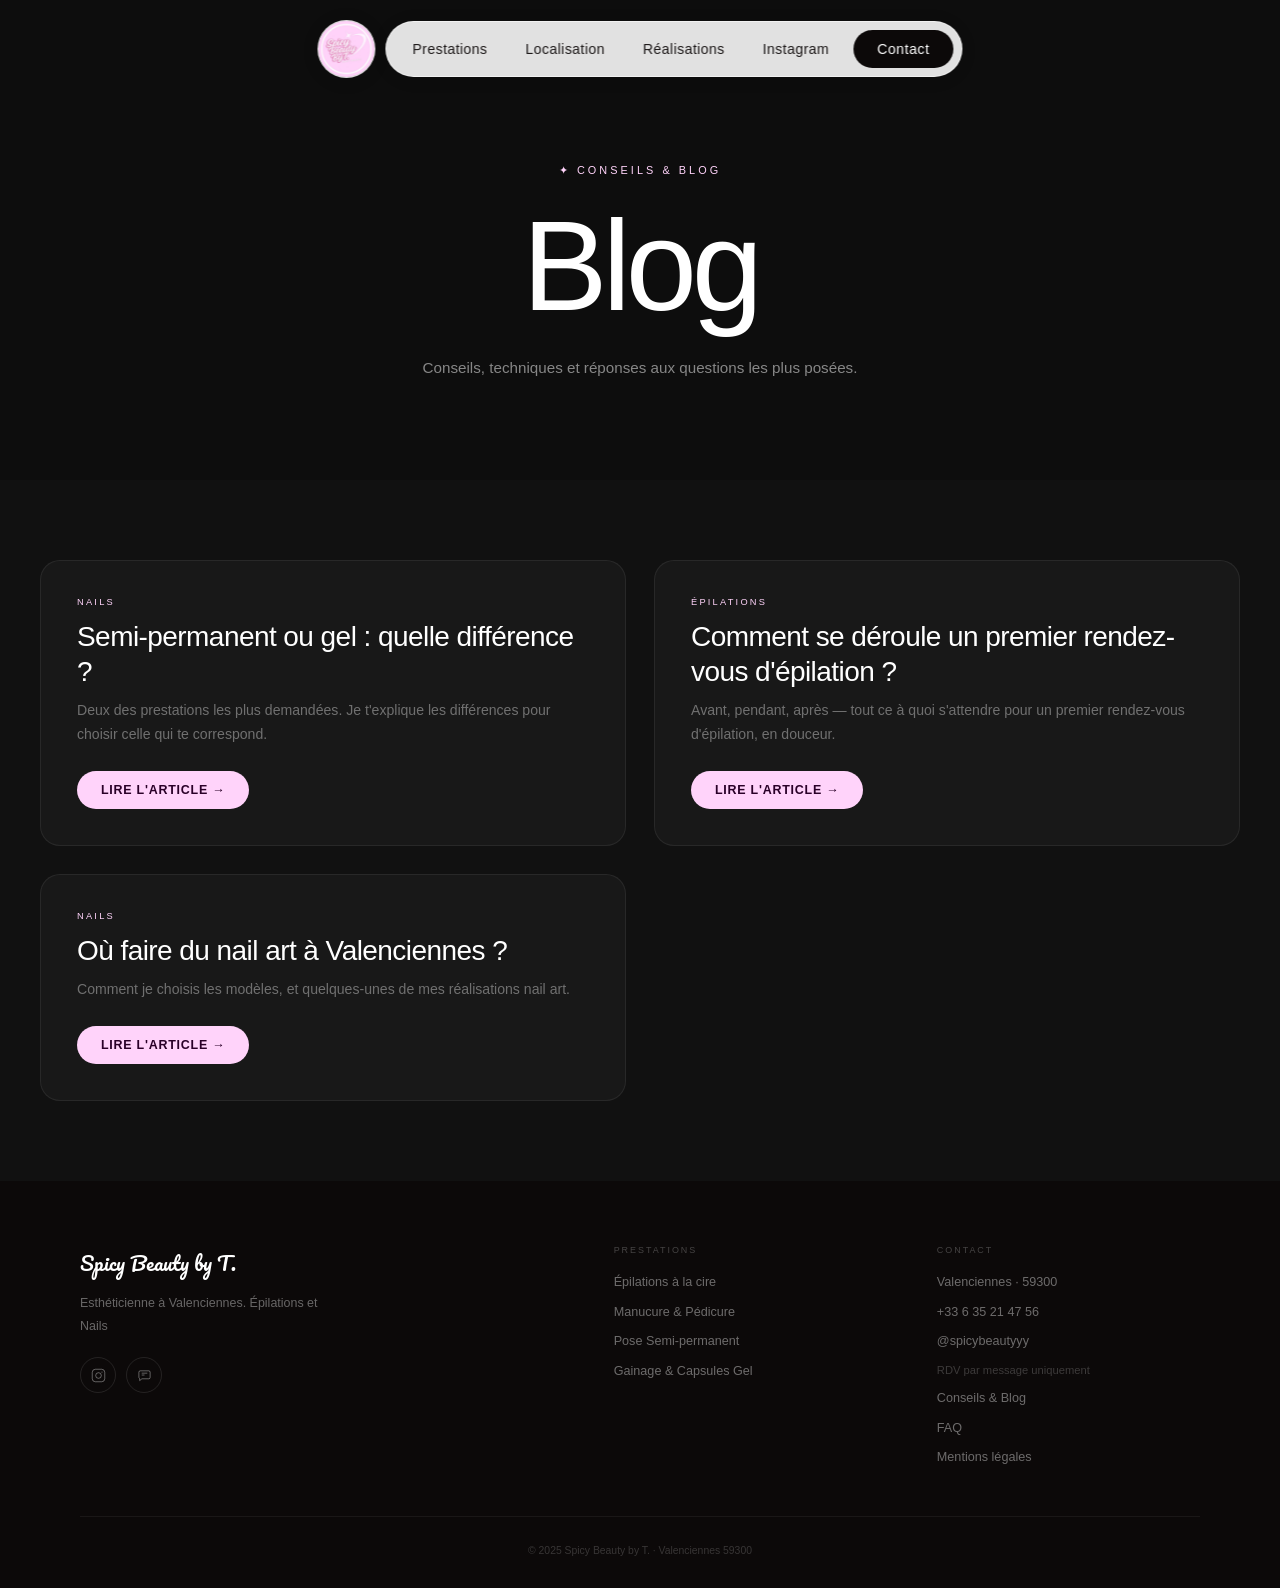
<file: blog.html>
<!DOCTYPE html>
<html lang="fr">
<head>
  <meta charset="UTF-8">
  <link rel="icon" type="image/jpeg" href="images/logo-spicy-beauty-by-t.jpg">
  <link rel="apple-touch-icon" href="images/logo-spicy-beauty-by-t.jpg">
  <meta name="viewport" content="width=device-width, initial-scale=1.0, maximum-scale=1.0, user-scalable=no">
  <title>Blog | Conseils Esthéticienne Valenciennes | Spicy Beauty by T.</title>
  <meta name="description" content="Conseils beauté, épilation, nails et soins par Spicy Beauty by T., esthéticienne à Valenciennes (59300). Articles courts, pratiques et honnêtes.">
  <link rel="canonical" href="https://www.spicybeautybyt.com/blog.html">

  <!-- SEO Local -->
  <script type="application/ld+json">
  {
    "@context": "https://schema.org",
    "@type": "BeautySalon",
    "name": "Spicy Beauty by T.",
    "address": {
      "@type": "PostalAddress",
      "addressLocality": "Valenciennes",
      "postalCode": "59300",
      "addressCountry": "FR"
    },
    "telephone": "+33635214756",
    "url": "https://www.spicybeautybyt.com",
    "sameAs": ["https://www.instagram.com/spicybeautyyy/"]
  }
  </script>

  <!-- Fonts -->
  <link rel="preconnect" href="https://fonts.googleapis.com">
  <link rel="preconnect" href="https://fonts.gstatic.com" crossorigin>
  <link href="https://fonts.googleapis.com/css2?family=Pacifico&display=swap" rel="stylesheet">

  <!-- Styles -->
  <link rel="stylesheet" href="style.css">

  <style>
    .nav-pill-cta { background: var(--noir) !important; color: var(--blanc) !important; }

    /* ─── BLOG LISTING ─── */
    .blog-hero {
      background: #0D0D0D;
      padding: 160px 24px 100px;
      text-align: center;
      color: #fff;
    }
    .blog-hero-eyebrow {
      display: inline-block;
      font-size: .68rem;
      letter-spacing: .28em;
      text-transform: uppercase;
      color: var(--rose);
      margin-bottom: 28px;
    }
    .blog-hero-title {
      font-family: var(--hv);
      font-size: clamp(3.2rem, 10vw, 8rem);
      font-weight: 200;
      letter-spacing: -.04em;
      line-height: .95;
      color: #fff;
      margin: 0 0 28px;
    }
    .blog-hero-sub {
      font-size: .95rem;
      font-weight: 300;
      color: rgba(255,255,255,.5);
      max-width: 520px;
      margin: 0 auto;
      line-height: 1.7;
    }

    .blog-listing {
      background: #111;
      padding: 80px 24px;
    }
    .blog-grid {
      max-width: 1200px;
      margin: 0 auto;
      display: grid;
      grid-template-columns: repeat(2, 1fr);
      gap: 28px;
    }
    .blog-card {
      background: rgba(255,255,255,0.03);
      border: 1px solid rgba(255,255,255,0.07);
      border-radius: 20px;
      padding: 36px;
      display: flex;
      flex-direction: column;
      transition: background .3s ease, border-color .3s ease, transform .3s ease;
    }
    .blog-card:hover {
      background: rgba(255,255,255,0.05);
      border-color: rgba(255,211,250,0.18);
      transform: translateY(-2px);
    }
    .blog-card-tag {
      font-size: .58rem;
      letter-spacing: .24em;
      text-transform: uppercase;
      color: var(--rose);
      font-weight: 500;
    }
    .blog-card-title {
      font-family: var(--hv);
      font-size: clamp(1.3rem, 2.5vw, 1.75rem);
      font-weight: 300;
      color: #fff;
      letter-spacing: -.02em;
      line-height: 1.25;
      margin: 12px 0 0;
    }
    .blog-card-desc {
      font-size: .88rem;
      font-weight: 300;
      color: rgba(255,255,255,0.38);
      line-height: 1.7;
      margin: 10px 0 0;
      flex-grow: 1;
    }
    .blog-card-cta {
      align-self: flex-start;
      background: var(--rose);
      color: #2a0028;
      font-family: var(--hv);
      font-weight: 700;
      font-size: .78rem;
      letter-spacing: .06em;
      text-transform: uppercase;
      padding: 12px 24px;
      border-radius: 999px;
      text-decoration: none;
      margin-top: 24px;
      transition: background .25s ease, transform .25s ease;
    }
    .blog-card-cta:hover {
      background: var(--rose-pale);
      transform: translateY(-1px);
    }

    @media (max-width: 768px) {
      .blog-hero { padding: 130px 20px 70px; }
      .blog-listing { padding: 50px 18px; }
      .blog-grid { grid-template-columns: 1fr; gap: 18px; }
      .blog-card { padding: 28px; }
    }
  </style>
</head>
<body>

<!-- NAV -->
<div class="nav-wrap">
  <a href="index.html" class="nav-logo-btn" aria-label="Spicy Beauty by T.">
    <img src="images/logo-spicy-beauty-by-t.jpg" alt="Logo">
  </a>
  <nav class="nav-pill" id="navPill">
    <a href="index.html#services">Prestations</a>
    <a href="index.html#localisation">Localisation</a>
    <a href="index.html#galerie">Réalisations</a>
    <a href="https://www.instagram.com/spicybeautyyy/" target="_blank" rel="noopener">Instagram</a>
    <button class="nav-pill-cta" onclick="openPopup()">Contact</button>
  </nav>
  <button class="hamburger" id="hbg" aria-label="Menu">
    <span></span><span></span><span></span>
  </button>
</div>

<nav class="drawer" id="drawer" aria-hidden="true">
  <a href="index.html#services">Prestations</a>
  <a href="index.html#localisation">Localisation</a>
  <a href="index.html#galerie">Réalisations</a>
  <a href="https://www.instagram.com/spicybeautyyy/" target="_blank" rel="noopener">Instagram</a>
  <a href="sms:+33635214756">Contact</a>
</nav>


<!-- HERO BLOG -->
<section class="blog-hero">
  <span class="blog-hero-eyebrow">✦ Conseils & Blog</span>
  <h1 class="blog-hero-title">Blog</h1>
  <p class="blog-hero-sub">Conseils, techniques et réponses aux questions les plus posées.</p>
</section>


<!-- LISTING ARTICLES -->
<section class="blog-listing">
  <div class="blog-grid">

    <article class="blog-card">
      <span class="blog-card-tag">Nails</span>
      <h2 class="blog-card-title">Semi-permanent ou gel : quelle différence ?</h2>
      <p class="blog-card-desc">Deux des prestations les plus demandées. Je t'explique les différences pour choisir celle qui te correspond.</p>
      <a href="blog/semi-permanent-ou-gel-quelle-difference.html" class="blog-card-cta">Lire l'article →</a>
    </article>

    <article class="blog-card">
      <span class="blog-card-tag">Épilations</span>
      <h2 class="blog-card-title">Comment se déroule un premier rendez-vous d'épilation ?</h2>
      <p class="blog-card-desc">Avant, pendant, après — tout ce à quoi s'attendre pour un premier rendez-vous d'épilation, en douceur.</p>
      <a href="blog/premier-rendez-vous-epilation.html" class="blog-card-cta">Lire l'article →</a>
    </article>

    <article class="blog-card">
      <span class="blog-card-tag">Nails</span>
      <h2 class="blog-card-title">Où faire du nail art à Valenciennes ?</h2>
      <p class="blog-card-desc">Comment je choisis les modèles, et quelques-unes de mes réalisations nail art.</p>
      <a href="blog/nail-art-valenciennes.html" class="blog-card-cta">Lire l'article →</a>
    </article>

  </div>
</section>


<!-- FOOTER -->
<footer class="footer">
  <div class="footer-grid">
    <div>
      <div class="f-name">Spicy Beauty by T.</div>
      <p class="f-desc">Esthéticienne à Valenciennes. Épilations et Nails</p>
      <div class="fsocs">
        <a href="https://www.instagram.com/spicybeautyyy/" target="_blank" rel="noopener" class="fsoc" aria-label="Instagram">
          <svg viewBox="0 0 24 24" fill="none" stroke="currentColor" stroke-width="1.5">
            <rect x="2" y="2" width="20" height="20" rx="5"/>
            <circle cx="12" cy="12" r="4.5"/>
            <circle cx="17.5" cy="6.5" r="1" fill="currentColor" stroke="none"/>
          </svg>
        </a>
        <a href="sms:+33635214756" class="fsoc" aria-label="SMS">
          <svg viewBox="0 0 24 24" fill="none" stroke="currentColor" stroke-width="1.5">
            <path d="M7.5 8.25h9m-9 3H12m-9 3.75v-8.25A2.25 2.25 0 015.25 4.5h13.5A2.25 2.25 0 0121 6.75v8.25a2.25 2.25 0 01-2.25 2.25H7.907l-3.657 2.923V17.25z"/>
          </svg>
        </a>
      </div>
    </div>

    <div class="f-col">
      <div class="f-col-title">Prestations</div>
      <ul>
        <li>Épilations à la cire</li>
        <li>Manucure & Pédicure</li>
        <li>Pose Semi-permanent</li>
        <li>Gainage & Capsules Gel</li>
      </ul>
    </div>

    <div class="f-col">
      <div class="f-col-title">Contact</div>
      <ul>
        <li>Valenciennes · 59300</li>
        <li><a href="sms:+33635214756">+33 6 35 21 47 56</a></li>
        <li><a href="https://www.instagram.com/spicybeautyyy/" target="_blank" rel="noopener">@spicybeautyyy</a></li>
        <li style="font-size:.7rem;color:rgba(255,255,255,.2)">RDV par message uniquement</li>
        <li><a href="blog.html">Conseils & Blog</a></li>
        <li><a href="questions-frequentes.html">FAQ</a></li>
        <li><a href="/mentions-legales">Mentions légales</a></li>
      </ul>
    </div>
  </div>

  <div class="f-bottom">
    © 2025 Spicy Beauty by T. · Valenciennes 59300
  </div>
</footer>

<!-- POPUP CONTACT -->
<div class="overlay" id="overlay" onclick="outClick(event)" role="dialog" aria-modal="true">
  <div class="popup">
    <button class="popup-x" onclick="closePopup()" aria-label="Fermer">×</button>
    <p class="popup-tag">✦ Spicy Beauty by T.</p>
    <h2 class="popup-titre">Prendre contact</h2>
    <p class="popup-note">
      Prise de rendez-vous <strong>uniquement par message</strong> —
      SMS ou Instagram. Pas d'appel téléphonique.
    </p>
    <a href="tel:+33635214756" class="popup-tel">+33 6 35 21 47 56</a>
    <div class="popup-sep"><span>Prendre rendez-vous</span></div>
    <div class="popup-rdv">
      <a href="sms:+33635214756" class="popup-btn">
        <svg viewBox="0 0 24 24" fill="none" stroke="currentColor" stroke-width="1.5">
          <path d="M7.5 8.25h9m-9 3H12m-9 3.75v-8.25A2.25 2.25 0 015.25 4.5h13.5A2.25 2.25 0 0121 6.75v8.25a2.25 2.25 0 01-2.25 2.25H7.907l-3.657 2.923V17.25z"/>
        </svg>
        Envoyer un SMS
      </a>
      <a href="https://www.instagram.com/spicybeautyyy/" target="_blank" rel="noopener" class="popup-btn">
        <svg viewBox="0 0 24 24" fill="none" stroke="currentColor" stroke-width="1.5">
          <rect x="2" y="2" width="20" height="20" rx="5"/>
          <circle cx="12" cy="12" r="4.5"/>
          <circle cx="17.5" cy="6.5" r="1" fill="currentColor" stroke="none"/>
        </svg>
        Message Instagram · @spicybeautyyy
      </a>
    </div>
  </div>
</div>

<script src="script.js"></script>
</body>
</html>
</file>
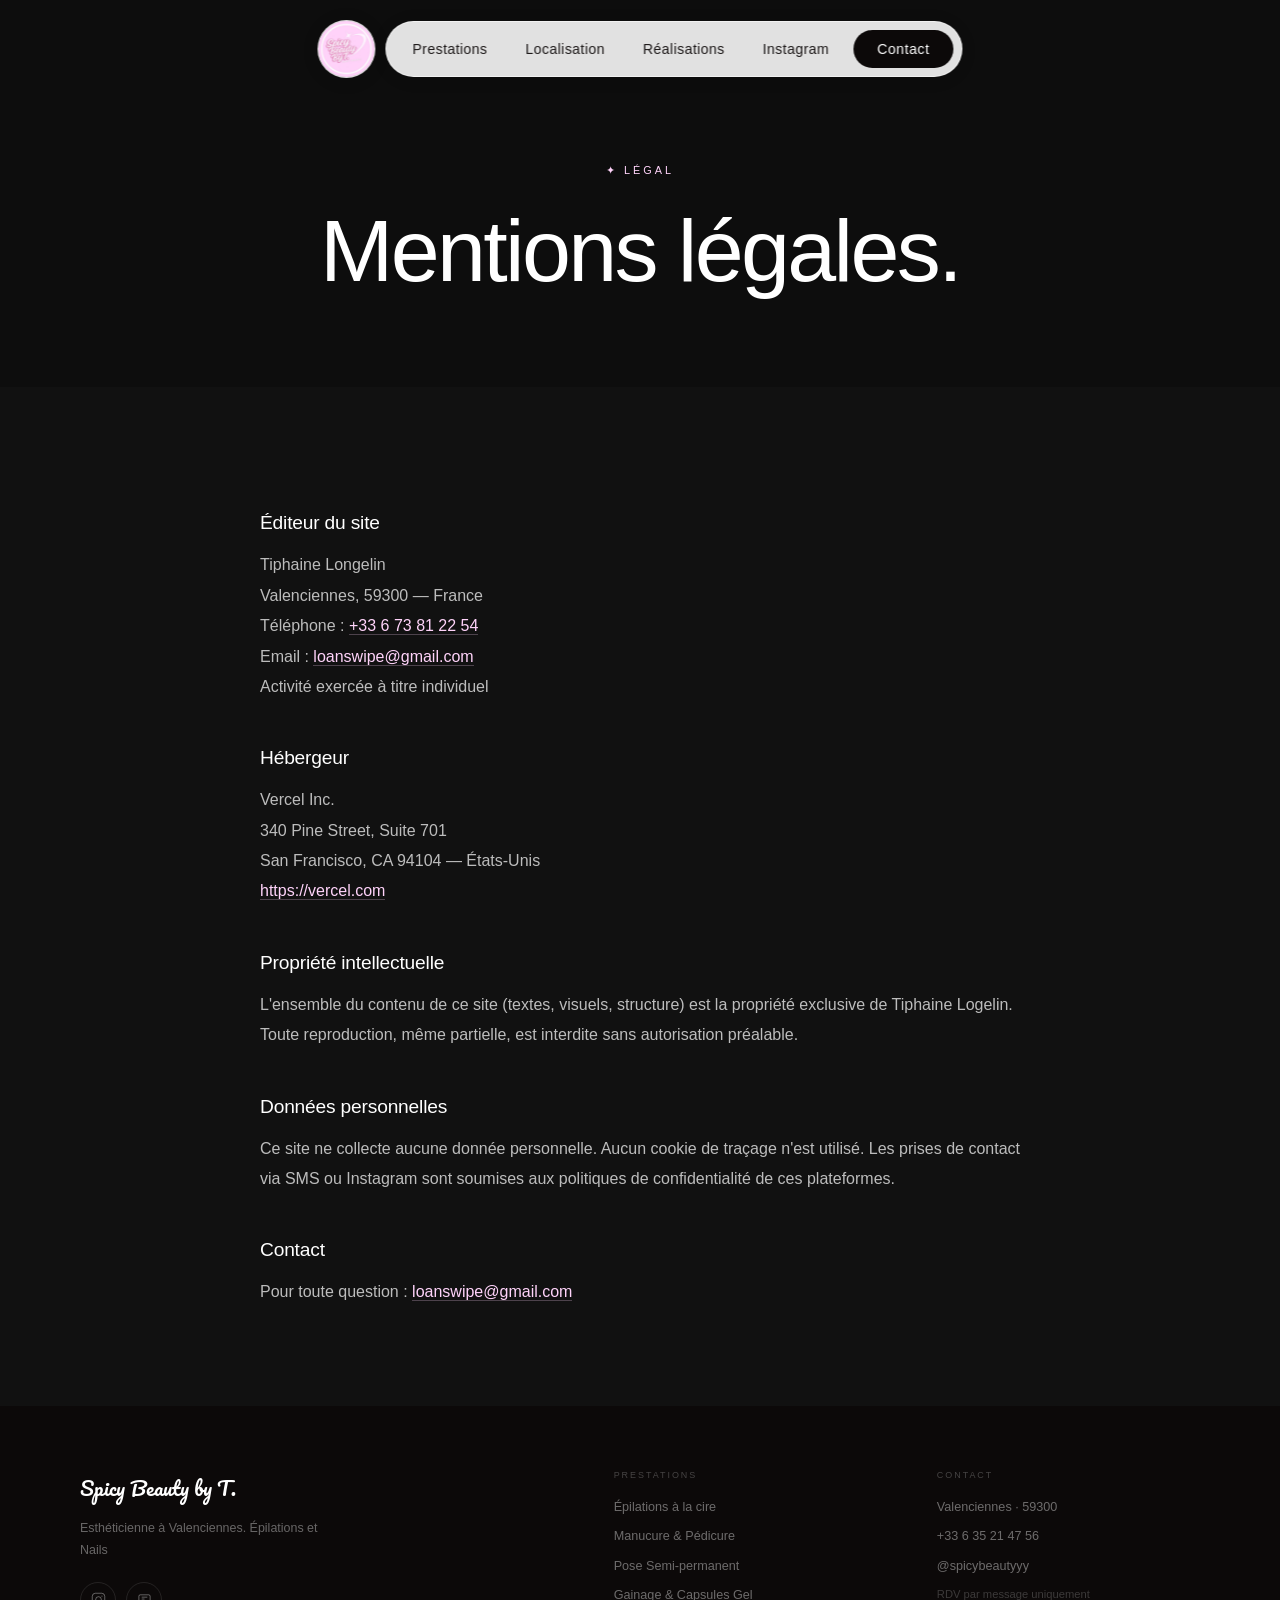
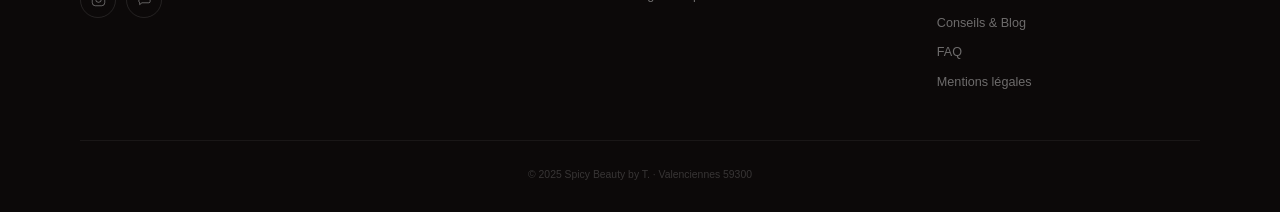
<file: mentions-legales.html>
<!DOCTYPE html>
<html lang="fr">
<head>
  <meta charset="UTF-8">
  <link rel="icon" type="image/jpeg" href="images/logo-spicy-beauty-by-t.jpg">
  <link rel="apple-touch-icon" href="images/logo-spicy-beauty-by-t.jpg">
  <meta name="viewport" content="width=device-width, initial-scale=1.0, maximum-scale=1.0, user-scalable=no">
  <title>Mentions légales | Spicy Beauty by T.</title>
  <meta name="robots" content="noindex">
  <link rel="canonical" href="https://www.spicybeautybyt.com/mentions-legales">

  <!-- Fonts -->
  <link rel="preconnect" href="https://fonts.googleapis.com">
  <link rel="preconnect" href="https://fonts.gstatic.com" crossorigin>
  <link href="https://fonts.googleapis.com/css2?family=Pacifico&display=swap" rel="stylesheet">

  <!-- Styles -->
  <link rel="stylesheet" href="style.css">

  <style>
    .nav-pill-cta { background: var(--noir) !important; color: var(--blanc) !important; }

    .legal-hero {
      background: #0D0D0D;
      padding: 160px 24px 90px;
      text-align: center;
      color: #fff;
    }
    .legal-eyebrow {
      display: inline-block;
      font-size: .68rem;
      letter-spacing: .28em;
      text-transform: uppercase;
      color: var(--rose);
      margin-bottom: 28px;
    }
    .legal-title {
      font-family: var(--hv);
      font-size: clamp(2.6rem, 7vw, 5.5rem);
      font-weight: 200;
      letter-spacing: -.03em;
      line-height: 1.05;
      color: #fff;
      margin: 0;
    }

    .legal-body {
      background: #111;
      padding: 80px 24px;
    }
    .legal-content {
      max-width: 760px;
      margin: 0 auto;
      font-family: var(--hv);
      font-size: 1rem;
      font-weight: 300;
      color: rgba(255,255,255,0.72);
      line-height: 1.9;
    }
    .legal-content p { margin: 0 0 18px; }
    .legal-content h2 {
      font-family: var(--hv);
      font-size: 1.2rem;
      font-weight: 400;
      color: #fff;
      letter-spacing: -.01em;
      margin: 44px 0 14px;
      line-height: 1.3;
    }
    .legal-content a {
      color: var(--rose);
      text-decoration: none;
      border-bottom: 1px solid rgba(255,211,250,0.25);
      transition: border-color .25s ease;
    }
    .legal-content a:hover { border-color: var(--rose); }

    @media (max-width: 768px) {
      .legal-hero { padding: 130px 20px 60px; }
      .legal-body { padding: 50px 20px; }
    }
  </style>
</head>
<body>

<!-- NAV -->
<div class="nav-wrap">
  <a href="index.html" class="nav-logo-btn" aria-label="Spicy Beauty by T.">
    <img src="images/logo-spicy-beauty-by-t.jpg" alt="Logo">
  </a>
  <nav class="nav-pill" id="navPill">
    <a href="index.html#services">Prestations</a>
    <a href="index.html#localisation">Localisation</a>
    <a href="index.html#galerie">Réalisations</a>
    <a href="https://www.instagram.com/spicybeautyyy/" target="_blank" rel="noopener">Instagram</a>
    <button class="nav-pill-cta" onclick="openPopup()">Contact</button>
  </nav>
  <button class="hamburger" id="hbg" aria-label="Menu">
    <span></span><span></span><span></span>
  </button>
</div>

<nav class="drawer" id="drawer" aria-hidden="true">
  <a href="index.html#services">Prestations</a>
  <a href="index.html#localisation">Localisation</a>
  <a href="index.html#galerie">Réalisations</a>
  <a href="https://www.instagram.com/spicybeautyyy/" target="_blank" rel="noopener">Instagram</a>
  <a href="sms:+33635214756">Contact</a>
</nav>


<!-- HERO -->
<section class="legal-hero">
  <span class="legal-eyebrow">✦ Légal</span>
  <h1 class="legal-title">Mentions légales.</h1>
</section>


<!-- CORPS -->
<section class="legal-body">
  <div class="legal-content">

    <h2>Éditeur du site</h2>
    <p>
      Tiphaine Longelin<br>
      Valenciennes, 59300 — France<br>
      Téléphone : <a href="tel:+33673812254">+33 6 73 81 22 54</a><br>
      Email : <a href="mailto:loanswipe@gmail.com">loanswipe@gmail.com</a><br>
      Activité exercée à titre individuel
    </p>

    <h2>Hébergeur</h2>
    <p>
      Vercel Inc.<br>
      340 Pine Street, Suite 701<br>
      San Francisco, CA 94104 — États-Unis<br>
      <a href="https://vercel.com" target="_blank" rel="noopener">https://vercel.com</a>
    </p>

    <h2>Propriété intellectuelle</h2>
    <p>L'ensemble du contenu de ce site (textes, visuels, structure) est la propriété exclusive de Tiphaine Logelin. Toute reproduction, même partielle, est interdite sans autorisation préalable.</p>

    <h2>Données personnelles</h2>
    <p>Ce site ne collecte aucune donnée personnelle. Aucun cookie de traçage n'est utilisé. Les prises de contact via SMS ou Instagram sont soumises aux politiques de confidentialité de ces plateformes.</p>

    <h2>Contact</h2>
    <p>Pour toute question : <a href="mailto:loanswipe@gmail.com">loanswipe@gmail.com</a></p>

  </div>
</section>


<!-- POPUP CONTACT -->
<div class="overlay" id="overlay" onclick="outClick(event)" role="dialog" aria-modal="true">
  <div class="popup">
    <button class="popup-x" onclick="closePopup()" aria-label="Fermer">×</button>
    <p class="popup-tag">✦ Spicy Beauty by T.</p>
    <h2 class="popup-titre">Prendre contact</h2>
    <p class="popup-note">
      Prise de rendez-vous <strong>uniquement par message</strong> —
      SMS ou Instagram. Pas d'appel téléphonique.
    </p>
    <a href="tel:+33635214756" class="popup-tel">+33 6 35 21 47 56</a>
    <div class="popup-sep"><span>Prendre rendez-vous</span></div>
    <div class="popup-rdv">
      <a href="sms:+33635214756" class="popup-btn">
        <svg viewBox="0 0 24 24" fill="none" stroke="currentColor" stroke-width="1.5">
          <path d="M7.5 8.25h9m-9 3H12m-9 3.75v-8.25A2.25 2.25 0 015.25 4.5h13.5A2.25 2.25 0 0121 6.75v8.25a2.25 2.25 0 01-2.25 2.25H7.907l-3.657 2.923V17.25z"/>
        </svg>
        Envoyer un SMS
      </a>
      <a href="https://www.instagram.com/spicybeautyyy/" target="_blank" rel="noopener" class="popup-btn">
        <svg viewBox="0 0 24 24" fill="none" stroke="currentColor" stroke-width="1.5">
          <rect x="2" y="2" width="20" height="20" rx="5"/>
          <circle cx="12" cy="12" r="4.5"/>
          <circle cx="17.5" cy="6.5" r="1" fill="currentColor" stroke="none"/>
        </svg>
        Message Instagram · @spicybeautyyy
      </a>
    </div>
  </div>
</div>


<!-- FOOTER -->
<footer class="footer">
  <div class="footer-grid">
    <div>
      <div class="f-name">Spicy Beauty by T.</div>
      <p class="f-desc">Esthéticienne à Valenciennes. Épilations et Nails</p>
      <div class="fsocs">
        <a href="https://www.instagram.com/spicybeautyyy/" target="_blank" rel="noopener" class="fsoc" aria-label="Instagram">
          <svg viewBox="0 0 24 24" fill="none" stroke="currentColor" stroke-width="1.5">
            <rect x="2" y="2" width="20" height="20" rx="5"/>
            <circle cx="12" cy="12" r="4.5"/>
            <circle cx="17.5" cy="6.5" r="1" fill="currentColor" stroke="none"/>
          </svg>
        </a>
        <a href="sms:+33635214756" class="fsoc" aria-label="SMS">
          <svg viewBox="0 0 24 24" fill="none" stroke="currentColor" stroke-width="1.5">
            <path d="M7.5 8.25h9m-9 3H12m-9 3.75v-8.25A2.25 2.25 0 015.25 4.5h13.5A2.25 2.25 0 0121 6.75v8.25a2.25 2.25 0 01-2.25 2.25H7.907l-3.657 2.923V17.25z"/>
          </svg>
        </a>
      </div>
    </div>

    <div class="f-col">
      <div class="f-col-title">Prestations</div>
      <ul>
        <li>Épilations à la cire</li>
        <li>Manucure & Pédicure</li>
        <li>Pose Semi-permanent</li>
        <li>Gainage & Capsules Gel</li>
      </ul>
    </div>

    <div class="f-col">
      <div class="f-col-title">Contact</div>
      <ul>
        <li>Valenciennes · 59300</li>
        <li><a href="sms:+33635214756">+33 6 35 21 47 56</a></li>
        <li><a href="https://www.instagram.com/spicybeautyyy/" target="_blank" rel="noopener">@spicybeautyyy</a></li>
        <li style="font-size:.7rem;color:rgba(255,255,255,.2)">RDV par message uniquement</li>
        <li><a href="blog.html">Conseils & Blog</a></li>
        <li><a href="questions-frequentes.html">FAQ</a></li>
        <li><a href="/mentions-legales">Mentions légales</a></li>
      </ul>
    </div>
  </div>

  <div class="f-bottom">
    © 2025 Spicy Beauty by T. · Valenciennes 59300
  </div>
</footer>

<script src="script.js"></script>
</body>
</html>
</file>
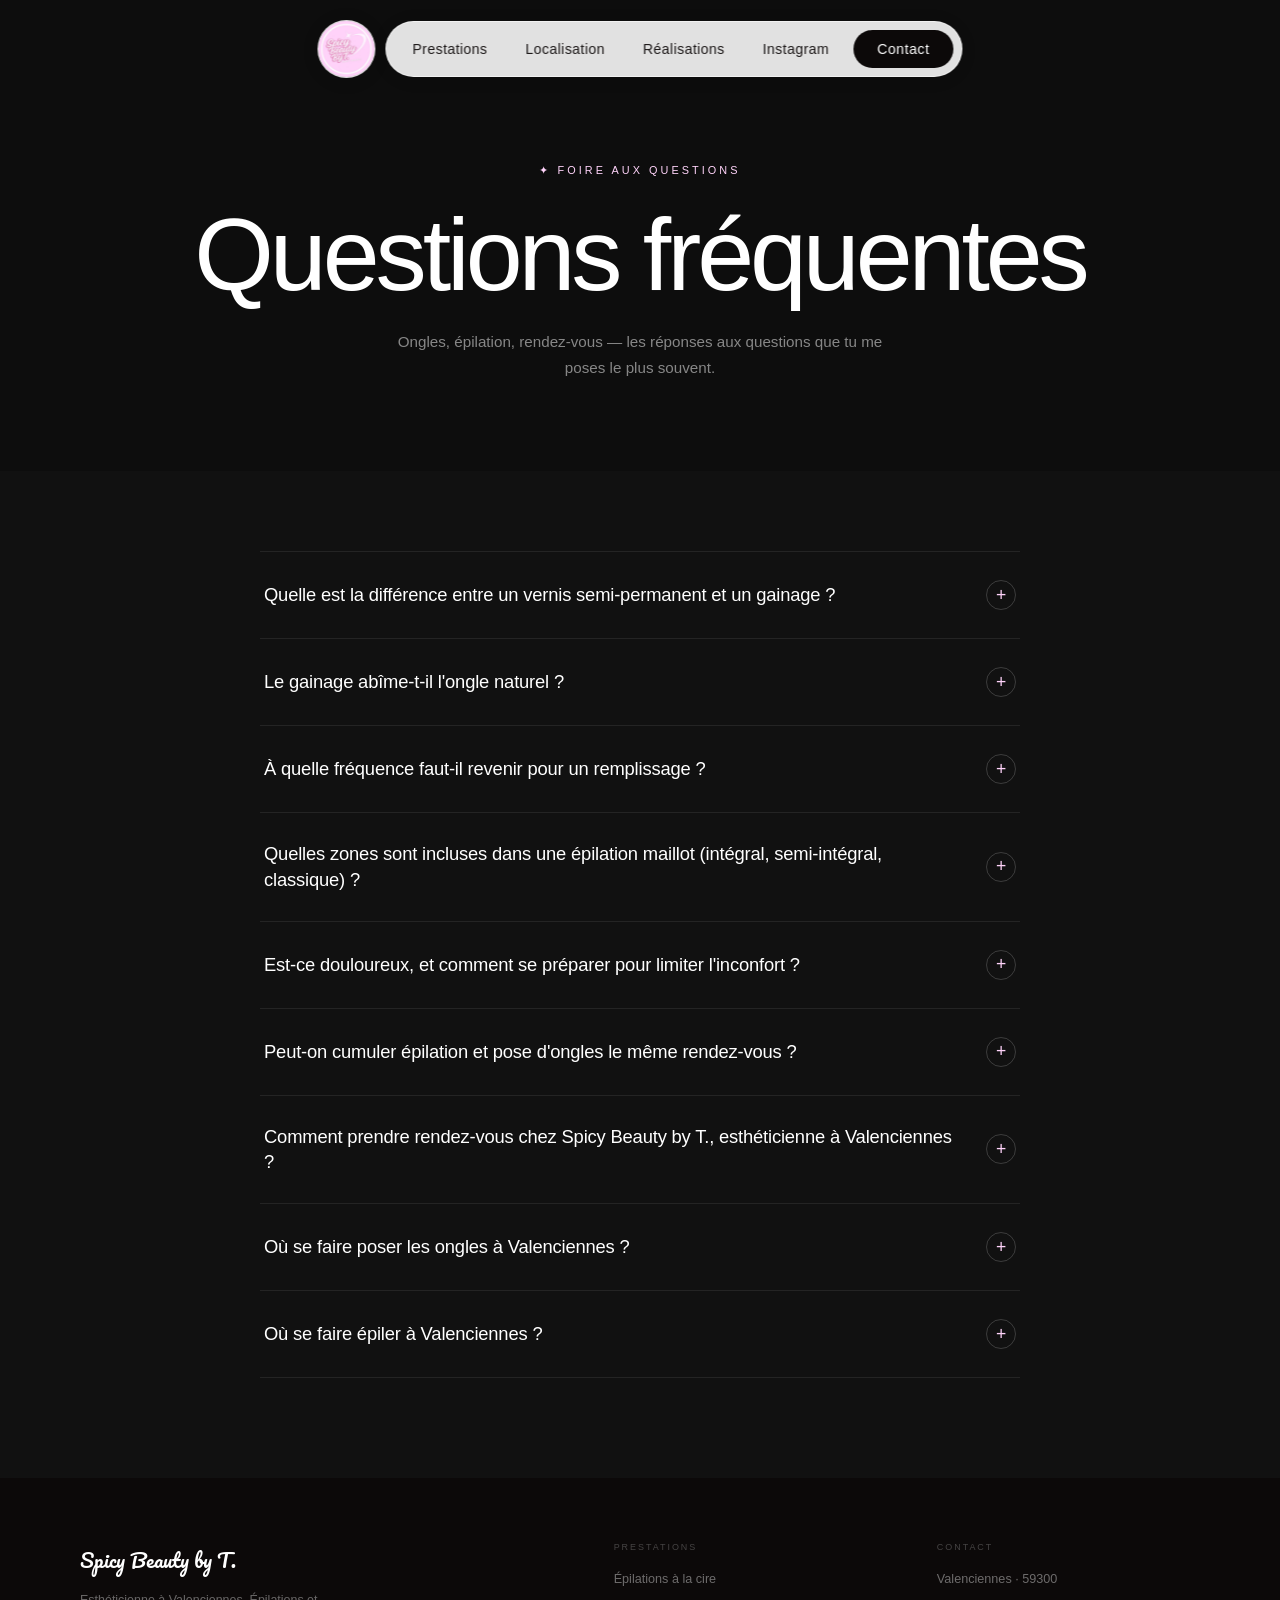
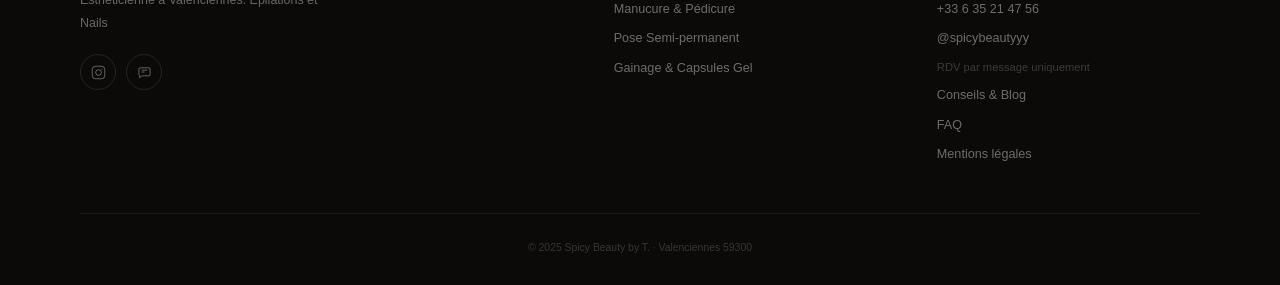
<file: questions-frequentes.html>
<!DOCTYPE html>
<html lang="fr">
<head>
  <meta charset="UTF-8">
  <link rel="icon" type="image/jpeg" href="images/logo-spicy-beauty-by-t.jpg">
  <link rel="apple-touch-icon" href="images/logo-spicy-beauty-by-t.jpg">
  <meta name="viewport" content="width=device-width, initial-scale=1.0, maximum-scale=1.0, user-scalable=no">
  <title>Questions fréquentes | Esthéticienne Ongles & Épilation Valenciennes | Spicy Beauty by T.</title>
  <meta name="description" content="Toutes les réponses à tes questions sur la pose d'ongles (semi-permanent, gainage, capsules) et l'épilation à la cire chez Spicy Beauty by T., esthéticienne à Valenciennes (59300).">
  <link rel="canonical" href="https://www.spicybeautybyt.com/questions-frequentes">

  <!-- Open Graph -->
  <meta property="og:type" content="website">
  <meta property="og:url" content="https://www.spicybeautybyt.com/questions-frequentes">
  <meta property="og:title" content="Questions fréquentes | Spicy Beauty by T.">
  <meta property="og:description" content="Toutes les réponses à tes questions sur la pose d'ongles et l'épilation à la cire chez Spicy Beauty by T., esthéticienne à Valenciennes (59300).">
  <meta property="og:site_name" content="Spicy Beauty by T.">

  <!-- SEO Local -->
  <script type="application/ld+json">
  {
    "@context": "https://schema.org",
    "@type": "BeautySalon",
    "name": "Spicy Beauty by T.",
    "address": {
      "@type": "PostalAddress",
      "addressLocality": "Valenciennes",
      "postalCode": "59300",
      "addressCountry": "FR"
    },
    "telephone": "+33635214756",
    "url": "https://www.spicybeautybyt.com",
    "sameAs": ["https://www.instagram.com/spicybeautyyy/"]
  }
  </script>

  <!-- FAQPage schema -->
  <script type="application/ld+json">
  {
    "@context": "https://schema.org",
    "@type": "FAQPage",
    "mainEntity": [
      {
        "@type": "Question",
        "name": "Quelle est la différence entre un vernis semi-permanent et un gainage ?",
        "acceptedAnswer": {
          "@type": "Answer",
          "text": "Le semi-permanent est un vernis coloré posé directement sur l'ongle naturel, tenue 2 à 3 semaines. Le gainage est une fine couche de gel qui renforce et protège l'ongle, tenue 3 à 4 semaines. Le choix dépend de l'état de tes ongles."
        }
      },
      {
        "@type": "Question",
        "name": "Le gainage abîme-t-il l'ongle naturel ?",
        "acceptedAnswer": {
          "@type": "Answer",
          "text": "Non, un gainage bien réalisé ne fragilise pas l'ongle — au contraire, il le renforce, même s'il est fin ou cassant, grâce à des bases enrichies en kératine. Ce qui peut abîmer l'ongle, c'est une dépose mal faite (ponçage trop agressif, grattage) ou un enchaînement de poses sans respecter le délai de remplissage. Je fais toujours une dépose en douceur et je conseille une pause si l'ongle en a besoin."
        }
      },
      {
        "@type": "Question",
        "name": "À quelle fréquence faut-il revenir pour un remplissage ?",
        "acceptedAnswer": {
          "@type": "Answer",
          "text": "Toutes les 4 semaines. Au-delà, la repousse naturelle crée un espace entre la base de l'ongle et le gel, ce qui fragilise la tenue et peut abîmer l'ongle à la dépose. Je recommande de ne pas dépasser ce délai."
        }
      },
      {
        "@type": "Question",
        "name": "Quelles zones sont incluses dans une épilation maillot (intégral, semi-intégral, classique) ?",
        "acceptedAnswer": {
          "@type": "Answer",
          "text": "Le maillot classique retire uniquement ce qui dépasse de la culotte. Le semi-intégral (aussi appelé échancré) va un peu plus loin : ce qui dépasse, légèrement les lèvres, et la moitié externe (sans l'intérieur). L'intégral retire tout, y compris le sillon interfessier. On définit ensemble la zone qui te convient avant de commencer."
        }
      },
      {
        "@type": "Question",
        "name": "Est-ce douloureux, et comment se préparer pour limiter l'inconfort ?",
        "acceptedAnswer": {
          "@type": "Answer",
          "text": "La sensation dépend de la zone et de la sensibilité de chacune — le maillot et les aisselles sont plus sensibles que les jambes. Pour limiter l'inconfort : exfolie la peau 24 à 48h avant (ça facilite aussi la prise de la cire), garde la peau hydratée les jours précédents, évite le rendez-vous pendant tes règles (la peau est plus sensible), et limite café/alcool avant la séance. Une pose professionnelle est aussi nettement moins douloureuse qu'une épilation maison."
        }
      },
      {
        "@type": "Question",
        "name": "Peut-on cumuler épilation et pose d'ongles le même rendez-vous ?",
        "acceptedAnswer": {
          "@type": "Answer",
          "text": "Oui, tout à fait ! Il suffit de me le préciser dans l'échange par SMS ou Instagram DM pour que je prévoie le temps nécessaire."
        }
      },
      {
        "@type": "Question",
        "name": "Comment prendre rendez-vous chez Spicy Beauty by T., esthéticienne à Valenciennes ?",
        "acceptedAnswer": {
          "@type": "Answer",
          "text": "Uniquement par SMS ou message Instagram DM — je ne prends pas de rendez-vous par appel téléphonique."
        }
      },
      {
        "@type": "Question",
        "name": "Où se faire poser les ongles à Valenciennes ?",
        "acceptedAnswer": {
          "@type": "Answer",
          "text": "Je suis Tiphaine, esthéticienne à Valenciennes (59300), et je propose la pose d'ongles en semi-permanent, gainage sur ongle naturel et capsules gel, ainsi que manucure et pédicure. Le rendez-vous se prend uniquement par SMS ou Instagram DM. Je ne propose pas la pose américaine — uniquement du gel (gainage et capsules)."
        }
      },
      {
        "@type": "Question",
        "name": "Où se faire épiler à Valenciennes ?",
        "acceptedAnswer": {
          "@type": "Answer",
          "text": "Je propose l'épilation à la cire à Valenciennes (59300) pour le maillot (classique, semi-intégral, intégral), les aisselles, les jambes et les cuisses. Rendez-vous uniquement par SMS ou Instagram DM."
        }
      }
    ]
  }
  </script>

  <!-- Fonts -->
  <link rel="preconnect" href="https://fonts.googleapis.com">
  <link rel="preconnect" href="https://fonts.gstatic.com" crossorigin>
  <link href="https://fonts.googleapis.com/css2?family=Pacifico&display=swap" rel="stylesheet">

  <!-- Styles -->
  <link rel="stylesheet" href="style.css">

  <style>
    .nav-pill-cta { background: var(--noir) !important; color: var(--blanc) !important; }

    /* ─── FAQ HERO ─── */
    .faq-hero {
      background: #0D0D0D;
      padding: 160px 24px 90px;
      text-align: center;
      color: #fff;
    }
    .faq-eyebrow {
      display: inline-block;
      font-size: .68rem;
      letter-spacing: .28em;
      text-transform: uppercase;
      color: var(--rose);
      margin-bottom: 28px;
    }
    .faq-title {
      font-family: var(--hv);
      font-size: clamp(2.8rem, 8vw, 6.5rem);
      font-weight: 200;
      letter-spacing: -.04em;
      line-height: .98;
      color: #fff;
      margin: 0 0 24px;
    }
    .faq-sub {
      font-size: .95rem;
      font-weight: 300;
      color: rgba(255,255,255,.5);
      max-width: 520px;
      margin: 0 auto;
      line-height: 1.7;
    }

    /* ─── FAQ LIST ─── */
    .faq-body {
      background: #111;
      padding: 80px 24px 100px;
    }
    .faq-list {
      max-width: 760px;
      margin: 0 auto;
    }
    .faq-item {
      border-bottom: 1px solid rgba(255,255,255,.08);
    }
    .faq-item:first-child {
      border-top: 1px solid rgba(255,255,255,.08);
    }
    .faq-item summary {
      list-style: none;
      cursor: pointer;
      display: flex;
      align-items: center;
      justify-content: space-between;
      gap: 20px;
      padding: 28px 4px;
      font-family: var(--hv);
      font-size: clamp(1rem, 2vw, 1.15rem);
      font-weight: 400;
      color: #fff;
      letter-spacing: -.01em;
      line-height: 1.4;
      transition: color .25s ease;
    }
    .faq-item summary::-webkit-details-marker { display: none; }
    .faq-item summary:hover { color: var(--rose); }
    .faq-item summary .faq-icon {
      flex-shrink: 0;
      width: 30px;
      height: 30px;
      border-radius: 50%;
      border: 1px solid rgba(255,255,255,.18);
      display: flex;
      align-items: center;
      justify-content: center;
      color: var(--rose);
      font-size: 1.1rem;
      font-weight: 300;
      transition: transform .3s ease, border-color .3s ease;
    }
    .faq-item[open] summary .faq-icon {
      transform: rotate(45deg);
      border-color: var(--rose);
    }
    .faq-answer {
      padding: 0 4px 28px;
      max-width: 680px;
    }
    .faq-answer p {
      font-family: var(--hv);
      font-size: .95rem;
      font-weight: 300;
      line-height: 1.8;
      color: rgba(255,255,255,.55);
      margin: 0;
    }
    .faq-answer a {
      color: var(--rose);
      text-decoration: underline;
      text-underline-offset: 3px;
      transition: color .25s ease;
    }
    .faq-answer a:hover { color: var(--rose-pale); }

    @media (max-width: 768px) {
      .faq-hero { padding: 130px 20px 60px; }
      .faq-body { padding: 50px 20px 70px; }
      .faq-item summary { padding: 22px 2px; gap: 14px; }
      .faq-answer { padding: 0 2px 22px; }
    }
  </style>
</head>
<body>

<!-- NAV -->
<div class="nav-wrap">
  <a href="index.html" class="nav-logo-btn" aria-label="Spicy Beauty by T.">
    <img src="images/logo-spicy-beauty-by-t.jpg" alt="Logo">
  </a>
  <nav class="nav-pill" id="navPill">
    <a href="index.html#services">Prestations</a>
    <a href="index.html#localisation">Localisation</a>
    <a href="index.html#galerie">Réalisations</a>
    <a href="https://www.instagram.com/spicybeautyyy/" target="_blank" rel="noopener">Instagram</a>
    <button class="nav-pill-cta" onclick="openPopup()">Contact</button>
  </nav>
  <button class="hamburger" id="hbg" aria-label="Menu">
    <span></span><span></span><span></span>
  </button>
</div>

<nav class="drawer" id="drawer" aria-hidden="true">
  <a href="index.html#services">Prestations</a>
  <a href="index.html#localisation">Localisation</a>
  <a href="index.html#galerie">Réalisations</a>
  <a href="https://www.instagram.com/spicybeautyyy/" target="_blank" rel="noopener">Instagram</a>
  <a href="sms:+33635214756">Contact</a>
</nav>


<!-- HERO FAQ -->
<section class="faq-hero">
  <span class="faq-eyebrow anim-up">✦ Foire aux questions</span>
  <h1 class="faq-title anim-up d1">Questions fréquentes</h1>
  <p class="faq-sub anim-up d2">Ongles, épilation, rendez-vous — les réponses aux questions que tu me poses le plus souvent.</p>
</section>


<!-- LISTE FAQ -->
<section class="faq-body">
  <div class="faq-list">

    <details class="faq-item anim-up">
      <summary>
        Quelle est la différence entre un vernis semi-permanent et un gainage ?
        <span class="faq-icon">+</span>
      </summary>
      <div class="faq-answer">
        <p>Le semi-permanent est un vernis coloré posé directement sur l'ongle naturel, tenue 2 à 3 semaines. Le gainage est une fine couche de gel qui renforce et protège l'ongle, tenue 3 à 4 semaines. Le choix dépend de l'état de tes ongles — le détail complet est dans mon article <a href="blog/semi-permanent-ou-gel-quelle-difference.html">Semi-permanent ou gel : quelle différence ?</a></p>
      </div>
    </details>

    <details class="faq-item anim-up d1">
      <summary>
        Le gainage abîme-t-il l'ongle naturel ?
        <span class="faq-icon">+</span>
      </summary>
      <div class="faq-answer">
        <p>Non, un gainage bien réalisé ne fragilise pas l'ongle — au contraire, il le renforce, même s'il est fin ou cassant, grâce à des bases enrichies en kératine. Ce qui peut abîmer l'ongle, c'est une dépose mal faite (ponçage trop agressif, grattage) ou un enchaînement de poses sans respecter le délai de remplissage. Je fais toujours une dépose en douceur et je conseille une pause si l'ongle en a besoin.</p>
      </div>
    </details>

    <details class="faq-item anim-up d2">
      <summary>
        À quelle fréquence faut-il revenir pour un remplissage ?
        <span class="faq-icon">+</span>
      </summary>
      <div class="faq-answer">
        <p>Toutes les 4 semaines. Au-delà, la repousse naturelle crée un espace entre la base de l'ongle et le gel, ce qui fragilise la tenue et peut abîmer l'ongle à la dépose. Je recommande de ne pas dépasser ce délai.</p>
      </div>
    </details>

    <details class="faq-item anim-up d3">
      <summary>
        Quelles zones sont incluses dans une épilation maillot (intégral, semi-intégral, classique) ?
        <span class="faq-icon">+</span>
      </summary>
      <div class="faq-answer">
        <p>Le maillot classique retire uniquement ce qui dépasse de la culotte. Le semi-intégral (aussi appelé échancré) va un peu plus loin : ce qui dépasse, légèrement les lèvres, et la moitié externe (sans l'intérieur). L'intégral retire tout, y compris le sillon interfessier. On définit ensemble la zone qui te convient avant de commencer.</p>
      </div>
    </details>

    <details class="faq-item anim-up d4" id="preparation">
      <summary>
        Est-ce douloureux, et comment se préparer pour limiter l'inconfort ?
        <span class="faq-icon">+</span>
      </summary>
      <div class="faq-answer">
        <p>La sensation dépend de la zone et de la sensibilité de chacune — le maillot et les aisselles sont plus sensibles que les jambes. Pour limiter l'inconfort : exfolie la peau 24 à 48h avant (ça facilite aussi la prise de la cire), garde la peau hydratée les jours précédents, évite le rendez-vous pendant tes règles (la peau est plus sensible), et limite café/alcool avant la séance. Une pose professionnelle est aussi nettement moins douloureuse qu'une épilation maison.</p>
      </div>
    </details>

    <details class="faq-item anim-up d5">
      <summary>
        Peut-on cumuler épilation et pose d'ongles le même rendez-vous ?
        <span class="faq-icon">+</span>
      </summary>
      <div class="faq-answer">
        <p>Oui, tout à fait ! Il suffit de me le préciser dans l'échange par SMS ou Instagram DM pour que je prévoie le temps nécessaire.</p>
      </div>
    </details>

    <details class="faq-item anim-up">
      <summary>
        Comment prendre rendez-vous chez Spicy Beauty by T., esthéticienne à Valenciennes ?
        <span class="faq-icon">+</span>
      </summary>
      <div class="faq-answer">
        <p>Uniquement par SMS ou message Instagram DM — je ne prends pas de rendez-vous par appel téléphonique.</p>
        <div class="popup-rdv" style="margin-top:20px;">
          <a href="sms:+33635214756" class="popup-btn">
            <svg viewBox="0 0 24 24" fill="none" stroke="currentColor" stroke-width="1.5">
              <path d="M7.5 8.25h9m-9 3H12m-9 3.75v-8.25A2.25 2.25 0 015.25 4.5h13.5A2.25 2.25 0 0121 6.75v8.25a2.25 2.25 0 01-2.25 2.25H7.907l-3.657 2.923V17.25z"/>
            </svg>
            Envoyer un SMS
          </a>
          <a href="https://www.instagram.com/spicybeautyyy/" target="_blank" rel="noopener" class="popup-btn">
            <svg viewBox="0 0 24 24" fill="none" stroke="currentColor" stroke-width="1.5">
              <rect x="2" y="2" width="20" height="20" rx="5"/>
              <circle cx="12" cy="12" r="4.5"/>
              <circle cx="17.5" cy="6.5" r="1" fill="currentColor" stroke="none"/>
            </svg>
            Instagram DM
          </a>
        </div>
      </div>
    </details>

    <details class="faq-item anim-up d1">
      <summary>
        Où se faire poser les ongles à Valenciennes ?
        <span class="faq-icon">+</span>
      </summary>
      <div class="faq-answer">
        <p>Je suis Tiphaine, esthéticienne à Valenciennes (59300), et je propose la pose d'ongles en semi-permanent, gainage sur ongle naturel et capsules gel, ainsi que manucure et pédicure. Le rendez-vous se prend uniquement par SMS ou Instagram DM. Je ne propose pas la pose américaine — uniquement du gel (gainage et capsules).</p>
      </div>
    </details>

    <details class="faq-item anim-up d2">
      <summary>
        Où se faire épiler à Valenciennes ?
        <span class="faq-icon">+</span>
      </summary>
      <div class="faq-answer">
        <p>Je propose l'épilation à la cire à Valenciennes (59300) pour le maillot (classique, semi-intégral, intégral), les aisselles, les jambes et les cuisses. Rendez-vous uniquement par SMS ou Instagram DM.</p>
      </div>
    </details>

  </div>
</section>


<!-- FOOTER -->
<footer class="footer">
  <div class="footer-grid">
    <div>
      <div class="f-name">Spicy Beauty by T.</div>
      <p class="f-desc">Esthéticienne à Valenciennes. Épilations et Nails</p>
      <div class="fsocs">
        <a href="https://www.instagram.com/spicybeautyyy/" target="_blank" rel="noopener" class="fsoc" aria-label="Instagram">
          <svg viewBox="0 0 24 24" fill="none" stroke="currentColor" stroke-width="1.5">
            <rect x="2" y="2" width="20" height="20" rx="5"/>
            <circle cx="12" cy="12" r="4.5"/>
            <circle cx="17.5" cy="6.5" r="1" fill="currentColor" stroke="none"/>
          </svg>
        </a>
        <a href="sms:+33635214756" class="fsoc" aria-label="SMS">
          <svg viewBox="0 0 24 24" fill="none" stroke="currentColor" stroke-width="1.5">
            <path d="M7.5 8.25h9m-9 3H12m-9 3.75v-8.25A2.25 2.25 0 015.25 4.5h13.5A2.25 2.25 0 0121 6.75v8.25a2.25 2.25 0 01-2.25 2.25H7.907l-3.657 2.923V17.25z"/>
          </svg>
        </a>
      </div>
    </div>

    <div class="f-col">
      <div class="f-col-title">Prestations</div>
      <ul>
        <li>Épilations à la cire</li>
        <li>Manucure & Pédicure</li>
        <li>Pose Semi-permanent</li>
        <li>Gainage & Capsules Gel</li>
      </ul>
    </div>

    <div class="f-col">
      <div class="f-col-title">Contact</div>
      <ul>
        <li>Valenciennes · 59300</li>
        <li><a href="sms:+33635214756">+33 6 35 21 47 56</a></li>
        <li><a href="https://www.instagram.com/spicybeautyyy/" target="_blank" rel="noopener">@spicybeautyyy</a></li>
        <li style="font-size:.7rem;color:rgba(255,255,255,.2)">RDV par message uniquement</li>
        <li><a href="blog.html">Conseils & Blog</a></li>
        <li><a href="questions-frequentes.html">FAQ</a></li>
        <li><a href="/mentions-legales">Mentions légales</a></li>
      </ul>
    </div>
  </div>

  <div class="f-bottom">
    © 2025 Spicy Beauty by T. · Valenciennes 59300
  </div>
</footer>

<!-- POPUP CONTACT -->
<div class="overlay" id="overlay" onclick="outClick(event)" role="dialog" aria-modal="true">
  <div class="popup">
    <button class="popup-x" onclick="closePopup()" aria-label="Fermer">×</button>
    <p class="popup-tag">✦ Spicy Beauty by T.</p>
    <h2 class="popup-titre">Prendre contact</h2>
    <p class="popup-note">
      Prise de rendez-vous <strong>uniquement par message</strong> —
      SMS ou Instagram. Pas d'appel téléphonique.
    </p>
    <a href="tel:+33635214756" class="popup-tel">+33 6 35 21 47 56</a>
    <div class="popup-sep"><span>Prendre rendez-vous</span></div>
    <div class="popup-rdv">
      <a href="sms:+33635214756" class="popup-btn">
        <svg viewBox="0 0 24 24" fill="none" stroke="currentColor" stroke-width="1.5">
          <path d="M7.5 8.25h9m-9 3H12m-9 3.75v-8.25A2.25 2.25 0 015.25 4.5h13.5A2.25 2.25 0 0121 6.75v8.25a2.25 2.25 0 01-2.25 2.25H7.907l-3.657 2.923V17.25z"/>
        </svg>
        Envoyer un SMS
      </a>
      <a href="https://www.instagram.com/spicybeautyyy/" target="_blank" rel="noopener" class="popup-btn">
        <svg viewBox="0 0 24 24" fill="none" stroke="currentColor" stroke-width="1.5">
          <rect x="2" y="2" width="20" height="20" rx="5"/>
          <circle cx="12" cy="12" r="4.5"/>
          <circle cx="17.5" cy="6.5" r="1" fill="currentColor" stroke="none"/>
        </svg>
        Message Instagram · @spicybeautyyy
      </a>
    </div>
  </div>
</div>

<script src="script.js"></script>
</body>
</html>
</file>
<file: style.css>
/* ═══════════════════════════════════════════
   SPICY BEAUTY BY T. — style.css
═══════════════════════════════════════════ */

/* ── TOKENS ── */
:root {
  --hv:         'Helvetica Neue', Helvetica, Arial, sans-serif;
  --sc:         'Pacifico', cursive;
  --rose:       #ffd3fa;
  --rose-pale:  #ffe8fd;
  --rose-ultra: #fff5fe;
  --rose-dark:  #cc90c6;
  --noir:       #0C0909;
  --g900:       #1E1A1A;
  --g600:       #7A7070;
  --g200:       #E8E3DF;
  --g100:       #F2EFEC;
  --creme:      #F9F7F4;
  --blanc:      #FFFFFF;
}

/* ── RESET ── */
*, *::before, *::after { box-sizing: border-box; margin: 0; padding: 0; }
html  { scroll-behavior: smooth; overflow-x: hidden; }
body  {
  font-family: var(--hv);
  background: var(--blanc);
  color: var(--noir);
  overflow-x: hidden;
  -webkit-font-smoothing: antialiased;
}
img   { display: block; max-width: 100%; }
a     { text-decoration: none; color: inherit; }
button { background: none; border: none; cursor: pointer; font: inherit; }


/* ═══════════════════════════════════════════
   NAV PILL
═══════════════════════════════════════════ */
.nav-wrap {
  position: fixed;
  top: 20px; left: 50%; transform: translateX(-50%);
  z-index: 600;
  display: flex; align-items: center; gap: 10px;
  white-space: nowrap;
}

.nav-logo-btn {
  width: 58px; height: 58px; border-radius: 50%;
  overflow: hidden;
  background: rgba(255,255,255,.75);
  backdrop-filter: blur(20px);
  border: 1px solid rgba(255,255,255,.45);
  box-shadow: 0 2px 18px rgba(0,0,0,.1);
  flex-shrink: 0;
  transition: box-shadow .3s;
}
.nav-logo-btn:hover { box-shadow: 0 4px 24px rgba(200,112,154,.25); }
.nav-logo-btn img { width: 100%; height: 100%; object-fit: cover; }

.nav-pill {
  display: flex; align-items: center; gap: 2px;
  background: rgba(255,255,255,.88);
  backdrop-filter: blur(24px);
  border: 1px solid rgba(255,255,255,.55);
  border-radius: 999px;
  padding: 8px;
  box-shadow: 0 2px 18px rgba(0,0,0,.08);
  transition: box-shadow .3s;
}
.nav-pill.scrolled { box-shadow: 0 6px 32px rgba(0,0,0,.13); }

.nav-pill a {
  display: block; padding: 10px 18px;
  font-family: var(--hv); font-size: .88rem; font-weight: 400;
  letter-spacing: .03em; color: var(--g900); border-radius: 999px;
  transition: background .2s, color .2s;
}
.nav-pill a:hover { background: rgba(255,211,250,.18); color: #9a5596; }

.nav-pill-cta {
  margin-left: 4px; padding: 11px 24px;
  background: var(--noir); color: var(--blanc);
  border-radius: 999px; font-family: var(--hv);
  font-size: .88rem; font-weight: 500; letter-spacing: .04em;
  transition: background .25s;
}
.nav-pill-cta:hover { background: #9a5596; }

/* Hamburger */
.hamburger {
  display: none; flex-direction: column; gap: 6px;
  width: 58px; height: 58px; border-radius: 50%;
  background: rgba(255,255,255,.88); backdrop-filter: blur(20px);
  border: 1px solid rgba(255,255,255,.5);
  box-shadow: 0 2px 18px rgba(0,0,0,.1);
  align-items: center; justify-content: center;
}
.hamburger span { width: 18px; height: 1.5px; background: var(--noir); display: block; transition: all .3s; }

.drawer {
  display: none; position: fixed; inset: 0;
  background: var(--blanc); z-index: 590;
  flex-direction: column; align-items: center; justify-content: center; gap: 28px;
}
.drawer.open { display: flex; }
.drawer a, .drawer button {
  font-family: var(--hv); font-size: 2rem; font-weight: 300;
  color: var(--noir); letter-spacing: -.02em;
}
.drawer a:hover, .drawer button:hover { color: var(--rose-dark); }


/* ═══════════════════════════════════════════
   POPUP CONTACT
═══════════════════════════════════════════ */
.overlay {
  display: none; position: fixed; inset: 0;
  background: rgba(12,9,9,.5); backdrop-filter: blur(10px);
  z-index: 900; align-items: center; justify-content: center;
}
.overlay.active { display: flex; }

.popup {
  background: var(--blanc); width: calc(100% - 32px); max-width: 420px;
  padding: 52px 44px 44px; border-radius: 24px; text-align: center;
  position: relative; animation: popIn .38s cubic-bezier(.22,.68,0,1.38);
}
@keyframes popIn {
  from { opacity: 0; transform: scale(.93) translateY(18px); }
  to   { opacity: 1; transform: scale(1)   translateY(0); }
}
.popup-x { position: absolute; top: 16px; right: 18px; font-size: 1.3rem; color: var(--g600); padding: 4px 8px; transition: color .2s; }
.popup-x:hover { color: var(--noir); }
.popup-tag { font-size: .58rem; letter-spacing: .24em; text-transform: uppercase; color: var(--rose); margin-bottom: 10px; }
.popup-titre { font-size: 1.85rem; font-weight: 300; letter-spacing: -.02em; color: var(--noir); margin-bottom: 8px; }
.popup-note { font-size: .88rem; color: var(--g600); line-height: 1.75; margin-bottom: 26px; }
.popup-tel {
  display: block; font-size: 1.85rem; font-weight: 600;
  color: var(--noir); letter-spacing: -.01em; margin-bottom: 28px;
  transition: color .2s;
}
.popup-tel:hover { color: #9a5596; }
.popup-sep { display: flex; align-items: center; gap: 12px; margin-bottom: 16px; }
.popup-sep::before, .popup-sep::after { content: ''; flex: 1; height: 1px; background: var(--g200); }
.popup-sep span { font-size: .6rem; letter-spacing: .12em; text-transform: uppercase; color: var(--g600); }
.popup-rdv { display: flex; flex-direction: column; gap: 10px; }
.popup-btn {
  display: flex; align-items: center; justify-content: center; gap: 10px;
  padding: 15px 20px; border-radius: 14px;
  background: var(--rose); color: #2a0028;
  font-size: .82rem; font-weight: 700; letter-spacing: .04em;
  transition: all .2s; border: none;
}
.popup-btn:hover { background: var(--rose-pale); transform: translateY(-1px); }
.popup-btn svg { width: 16px; height: 16px; flex-shrink: 0; }


/* ═══════════════════════════════════════════
   HERO — Tesla / Apple
═══════════════════════════════════════════ */
.hero {
  height: 100vh; min-height: 640px;
  background: #0D0D0D;
  display: flex; flex-direction: column;
  align-items: center; justify-content: center;
  position: relative; overflow: hidden;
  text-align: center;
}

/* Vidéo d'arrière-plan */
.hero-video {
  position: absolute; inset: 0;
  width: 100%; height: 100%;
  object-fit: cover;
  z-index: 0;
  pointer-events: none;
}

/* Calque sombre entre la vidéo et le contenu (lisibilité) */
.hero-video-overlay {
  position: absolute; inset: 0;
  z-index: 0;
  pointer-events: none;
  background: rgba(13,13,13,.62);
}

/* Très subtil halo central — au-dessus de l'overlay */
.hero::before {
  content: '';
  position: absolute; inset: 0; pointer-events: none;
  z-index: 1;
  background: radial-gradient(ellipse 60% 50% at 50% 50%, rgba(255,211,250,.03) 0%, transparent 70%);
}

.hero-inner {
  position: relative; z-index: 2;
  display: flex; flex-direction: column;
  align-items: center; gap: 0;
  padding: 0 24px;
}

/* "Valenciennes · 59300" — très petit, en haut */
.hero-location {
  font-family: var(--hv);
  font-size: .62rem; letter-spacing: .35em; text-transform: uppercase;
  color: rgba(255,255,255,.22); font-weight: 400;
  margin-bottom: 32px;
  opacity: 0; animation: hFade .8s .1s ease forwards;
}

/* Titre principal — grand, fin, Helvetica */
.hero-title {
  font-family: var(--hv);
  font-size: clamp(3rem, 13vw, 11.5rem);
  font-weight: 200;
  letter-spacing: -.04em;
  line-height: .92;
  color: #fff;
  margin-bottom: 44px;
  opacity: 0; animation: hSlideUp 1s .25s cubic-bezier(.16,1,.3,1) forwards;
  word-break: break-word;
  width: 100%;
}

/* Services — en ligne horizontale, séparés par des points */
.hero-services {
  list-style: none;
  display: flex; align-items: center; gap: 20px;
  margin-bottom: 56px;
  opacity: 0; animation: hFade .8s .55s ease forwards;
}
.hero-services li {
  font-family: var(--hv);
  font-size: .72rem; letter-spacing: .18em; text-transform: uppercase;
  color: rgba(255,255,255,.35); font-weight: 300;
}
.hero-services li + li::before {
  content: '·';
  margin-right: 20px;
  color: rgba(255,211,250,.3);
}

/* Boutons */
.hero-actions {
  display: flex; gap: 12px; align-items: center;
  opacity: 0; animation: hFade .8s .7s ease forwards;
}
.hero-btn-primary {
  display: inline-flex; align-items: center;
  padding: 15px 32px;
  background: var(--rose); color: #2a0028;
  border-radius: 999px;
  font-family: var(--hv); font-size: .8rem;
  font-weight: 700; letter-spacing: .08em; text-transform: uppercase;
  transition: all .25s;
  box-shadow: 0 0 32px rgba(255,211,250,.12);
}
.hero-btn-primary:hover {
  background: var(--rose-pale); transform: translateY(-2px);
  box-shadow: 0 8px 32px rgba(255,211,250,.2);
}
.hero-btn-secondary {
  display: inline-flex; align-items: center;
  padding: 15px 32px;
  background: transparent;
  color: rgba(255,255,255,.5);
  border: 1px solid rgba(255,255,255,.12);
  border-radius: 999px;
  font-family: var(--hv); font-size: .8rem;
  font-weight: 400; letter-spacing: .08em; text-transform: uppercase;
  cursor: pointer; transition: all .25s;
}
.hero-btn-secondary:hover {
  border-color: rgba(255,211,250,.35);
  color: var(--rose);
}

/* Scroll indicator */
.hero-scroll-indicator {
  position: absolute; bottom: 44px; left: 50%; transform: translateX(-50%);
  opacity: 0; animation: hFade .8s 1.1s ease forwards;
}
.hsi-line {
  width: 1px; height: 48px;
  background: linear-gradient(to bottom, rgba(255,211,250,.4), transparent);
  margin: 0 auto;
  animation: scrollPulse 2.4s 1.1s ease-in-out infinite;
}

@keyframes scrollPulse {
  0%,100% { opacity: .35; transform: scaleY(1) translateY(0); }
  50%     { opacity: .9;  transform: scaleY(1.08) translateY(2px); }
}
@keyframes hFade {
  from { opacity: 0; }
  to   { opacity: 1; }
}
@keyframes hSlideUp {
  from { opacity: 0; transform: translateY(40px); }
  to   { opacity: 1; transform: translateY(0); }
}

/* Ancre le démarrage des animations hero au premier paint (pas au parse).
   Sur mobile, le paint de la hero peut arriver après l'écoulement des délais
   (jusqu'à 1.1s) : sans ça, tout le texte apparaît d'un coup. Tant que JS est
   présent (classe .js sur <html>), on garde les animations en pause ; le JS
   ajoute .hero.play juste après le premier paint pour lancer la séquence.
   Sans JS, les animations tournent normalement (pas de blocage). */
.js .hero-location,
.js .hero-title,
.js .hero-services,
.js .hero-actions,
.js .hero-scroll-indicator {
  animation-play-state: paused;
  will-change: opacity, transform;
}
.js .hero.play .hero-location,
.js .hero.play .hero-title,
.js .hero.play .hero-services,
.js .hero.play .hero-actions,
.js .hero.play .hero-scroll-indicator {
  animation-play-state: running;
}


/* ═══════════════════════════════════════════
   TARIFS — Tesla / Apple dark redesign
═══════════════════════════════════════════ */
.tarifs-section {
  background: #111;
  position: relative; overflow: hidden;
}

.tarifs-header {
  padding: 120px 80px 70px;
  max-width: 1400px; margin: 0 auto;
  display: flex; align-items: flex-end; justify-content: space-between; gap: 40px;
}
.tarifs-header-left {}
.tarifs-header-label {
  font-size: .6rem; letter-spacing: .28em; text-transform: uppercase;
  color: var(--rose); display: block; margin-bottom: 14px;
}
.tarifs-header-title {
  font-family: var(--hv);
  font-size: clamp(2.4rem, 4vw, 4rem);
  font-weight: 300; letter-spacing: -.04em; line-height: 1.06; color: #fff;
}
.tarifs-header-title em { font-style: italic; color: var(--rose); opacity: .85; }

/* ── Toggle iPhone style — version dark ── */
.category-toggle {
  display: inline-flex;
  background: rgba(255,255,255,.07);
  border: 1px solid rgba(255,255,255,.08);
  border-radius: 999px;
  padding: 5px;
  gap: 2px;
  flex-shrink: 0;
}
.toggle-btn {
  padding: 16px 44px;
  border-radius: 999px;
  font-family: var(--hv); font-size: 1rem; font-weight: 400;
  color: rgba(255,255,255,.35); cursor: pointer; border: none;
  background: transparent;
  transition: all .3s cubic-bezier(.25,.46,.45,.94);
  letter-spacing: -.01em;
}
.toggle-btn.active {
  background: rgba(255,255,255,.12);
  color: #fff;
  font-weight: 600;
  box-shadow: 0 2px 16px rgba(0,0,0,.4);
}

/* ── Panneau de tarifs ── */
.tarif-body {
  max-width: 1400px; margin: 0 auto;
  padding: 0 80px 140px;
  display: grid; grid-template-columns: 1fr 1fr; gap: 80px; align-items: start;
}
.tarif-panel { display: none; }
.tarif-panel.active { display: contents; }

.tarif-info { position: sticky; top: 120px; }
.tarif-num {
  font-size: .6rem; letter-spacing: .28em; text-transform: uppercase;
  color: var(--rose); display: block; margin-bottom: 16px; opacity: .8;
}
.tarif-name {
  font-family: var(--hv);
  font-size: clamp(5rem, 10vw, 10rem);
  font-weight: 300; letter-spacing: -.05em;
  line-height: .9; color: #fff;
  margin-bottom: 28px;
}
.tarif-sub {
  font-size: 1rem; font-weight: 300;
  color: rgba(255,255,255,.38); line-height: 1.8; max-width: 300px;
  margin-bottom: 44px;
}

/* ── CTA rose sur dark ── */
.btn-cta-big {
  display: inline-flex; align-items: center; gap: 10px;
  padding: 20px 44px;
  background: var(--rose);
  color: #2a0028; border-radius: 999px;
  font-family: var(--hv); font-size: 1.05rem; font-weight: 700; letter-spacing: .02em;
  box-shadow: 0 8px 32px rgba(255,211,250,.2);
  transition: all .28s;
}
.btn-cta-big:hover {
  background: var(--rose-pale);
  transform: translateY(-3px);
  box-shadow: 0 16px 44px rgba(255,211,250,.3);
}
.btn-cta-big svg { width: 18px; height: 18px; }

/* Droite : liste des prix */
.tarif-list-wrap { padding-top: 8px; }
.p-list { list-style: none; }
.p-row {
  display: flex; align-items: center;
  padding: 19px 0;
  border-bottom: 1px solid rgba(255,255,255,.06);
  gap: 14px;
  transition: padding-left .2s;
}
.p-row:last-child { border-bottom: none; }
.p-row:hover { padding-left: 8px; }

/* Séparateur catégorie Options */
.p-row-sep {
  border-bottom: none !important;
  padding: 22px 0 10px !important;
  pointer-events: none;
}
.p-row-sep:hover { padding-left: 0 !important; }
.p-cat {
  font-size: .64rem; letter-spacing: .28em; text-transform: uppercase;
  color: var(--rose); font-weight: 500; opacity: .7;
}
.p-name {
  font-family: var(--hv); font-size: 1.15rem; font-weight: 300;
  color: rgba(255,255,255,.72); line-height: 1.45; flex-shrink: 1;
  min-width: 0;
}
.p-dots {
  flex: 1; height: 1px; min-width: 16px;
  background: repeating-linear-gradient(to right, rgba(255,255,255,.1) 0, rgba(255,255,255,.1) 3px, transparent 3px, transparent 8px);
}
.p-price {
  font-family: var(--hv); font-size: 1.3rem; font-weight: 500;
  color: var(--rose); white-space: nowrap; min-width: 36px; text-align: right;
  flex-shrink: 0;
}

/* Précision sous un service */
.p-row.has-desc { flex-wrap: wrap; }
.p-desc {
  flex: 1 0 100%;
  margin-top: 6px;
  font-size: .84rem; font-weight: 300;
  color: rgba(255,255,255,.45);
  line-height: 1.55; letter-spacing: .01em;
}


/* ═══════════════════════════════════════════
   LOCALISATION — Tesla / Apple redesign
═══════════════════════════════════════════ */
.loc {
  background: #0D0D0D;
  position: relative; overflow: hidden;
}

/* ── Header centré, typo géante ── */
.loc-hero {
  text-align: center;
  padding: 120px 40px 80px;
  max-width: 1100px; margin: 0 auto;
}
.loc-eyebrow {
  font-size: .58rem; letter-spacing: .28em; text-transform: uppercase;
  color: var(--rose); display: block; margin-bottom: 20px;
}
.loc-title-big {
  font-family: var(--hv);
  font-size: clamp(3.2rem, 14vw, 12rem);
  font-weight: 300; letter-spacing: -.05em; line-height: .92;
  color: #fff;
  margin-bottom: 28px;
  text-align: center;
  width: 100%;
  word-break: break-word;
}
.loc-headline {
  font-size: clamp(.82rem, 1.5vw, 1rem);
  font-weight: 300; color: rgba(255,255,255,.35);
  letter-spacing: .02em; line-height: 1.7;
  max-width: 480px; margin: 0 auto;
}

/* ── Apple-style specs bar ── */
.loc-specs {
  display: flex;
  border-top: 1px solid rgba(255,255,255,.07);
  border-bottom: 1px solid rgba(255,255,255,.07);
  max-width: 100%;
}
.loc-spec-item {
  flex: 1;
  padding: 44px 48px;
  border-right: 1px solid rgba(255,255,255,.07);
  display: flex; flex-direction: column; gap: 10px;
  transition: background .3s;
}
.loc-spec-item:last-child { border-right: none; }
.loc-spec-item:hover { background: rgba(255,255,255,.02); }

.ls-label {
  font-size: .6rem; letter-spacing: .24em; text-transform: uppercase;
  color: rgba(255,255,255,.3); font-weight: 400;
}
.ls-value {
  font-size: 1.12rem; font-weight: 300; color: rgba(255,255,255,.85);
  line-height: 1.4;
}
.ls-value a { color: rgba(255,255,255,.85); transition: color .2s; }
.ls-value a:hover { color: var(--rose); }
.ls-value strong { font-weight: 500; color: #fff; }
.ls-sub {
  font-size: .88rem; font-weight: 300;
  color: rgba(255,255,255,.4); line-height: 1.6;
  margin-top: 6px; display: block;
}

/* ── Transports ── */
.loc-transp-bar {
  padding: 40px 80px;
  border-bottom: 1px solid rgba(255,255,255,.07);
  max-width: 100%;
}
.transp-title {
  font-size: .55rem; letter-spacing: .22em; text-transform: uppercase;
  color: rgba(255,255,255,.25); margin-bottom: 18px;
}
.transp-list { display: flex; flex-direction: column; gap: 10px; }
.transp-row {
  display: flex; align-items: flex-start; gap: 12px;
  font-size: .92rem; font-weight: 300;
  color: rgba(255,255,255,.45); line-height: 1.55;
}
.tbadge {
  background: var(--rose); color: #2a0028;
  font-size: .58rem; font-weight: 700; padding: 3px 10px;
  border-radius: 999px; white-space: nowrap; flex-shrink: 0; margin-top: 2px;
}

/* ── CTA bar full-width (Tesla style) ── */
.loc-rdv-bar {
  display: flex; align-items: center; justify-content: space-between;
  padding: 52px 80px;
  background: linear-gradient(135deg, #1a0d12 0%, #0D0D0D 50%, #1a0d12 100%);
  border-top: 1px solid rgba(200,112,154,.15);
  border-bottom: 1px solid rgba(200,112,154,.15);
  gap: 40px;
}
.loc-rdv-bar-text {}
.loc-rdv-bar-title {
  font-size: clamp(1.6rem, 3vw, 2.6rem);
  font-weight: 300; color: #fff; letter-spacing: -.03em;
  line-height: 1.1; margin-bottom: 10px;
}
.loc-rdv-bar-note {
  font-size: .9rem; font-weight: 300;
  color: rgba(255,255,255,.35); line-height: 1.7;
}
.loc-rdv-bar-note strong { color: rgba(255,255,255,.6); font-weight: 400; }

.rdv-btns { display: flex; gap: 12px; flex-shrink: 0; flex-wrap: wrap; }
.rdv-btn {
  display: inline-flex; align-items: center; gap: 9px;
  padding: 18px 34px; border-radius: 999px;
  font-family: var(--hv); font-size: .95rem; font-weight: 500; letter-spacing: .02em;
  transition: all .25s; white-space: nowrap;
}
.rdv-btn svg { width: 16px; height: 16px; flex-shrink: 0; }
.rdv-white {
  background: var(--rose); color: #2a0028;
  box-shadow: 0 4px 24px rgba(255,211,250,.2);
  font-weight: 700;
}
.rdv-white:hover { background: var(--rose-pale); transform: translateY(-2px); }
.rdv-outline {
  border: 1px solid rgba(255,255,255,.2); color: rgba(255,255,255,.75);
  background: transparent;
}
.rdv-outline:hover { border-color: var(--rose-pale); color: var(--rose-pale); transform: translateY(-2px); }

/* ── Carte Leaflet full-bleed ── */
.loc-map { height: 520px; position: relative; }
#leaflet-map { width: 100%; height: 100%; }
.leaflet-control-attribution { display: none !important; }
.leaflet-control-zoom { display: none !important; }

.map-tag {
  position: absolute; bottom: 32px; left: 48px;
  background: rgba(13,13,13,.9);
  backdrop-filter: blur(20px);
  padding: 18px 24px; border-radius: 16px;
  border: 1px solid rgba(255,255,255,.08);
  z-index: 1000;
}
.map-tag-name { font-size: 1rem; font-weight: 500; color: #fff; margin-bottom: 4px; }
.map-tag-addr { font-size: .74rem; font-weight: 300; color: rgba(255,255,255,.4); line-height: 1.5; }



/* ═══════════════════════════════════════════
   GALERIE — Tesla / Apple dark redesign
═══════════════════════════════════════════ */
.galerie {
  background: #0D0D0D;
  padding: 0 0 120px;
  position: relative;
}

.gal-header {
  text-align: center;
  padding: 120px 40px 80px;
  max-width: 900px; margin: 0 auto;
}
.gal-eyebrow {
  font-size: .6rem; letter-spacing: .28em; text-transform: uppercase;
  color: var(--rose); display: block; margin-bottom: 22px; opacity: .8;
}
.gal-title {
  font-family: var(--hv);
  font-size: clamp(5rem, 12vw, 10rem);
  font-weight: 300; letter-spacing: -.05em; line-height: .9;
  color: #fff;
  margin-bottom: 28px;
}
.gal-title em { font-style: italic; color: var(--rose); opacity: .85; }
.gal-sub {
  font-size: 1rem; font-weight: 300;
  color: rgba(255,255,255,.3); line-height: 1.7;
}

/* ── Carousel Galerie ── */
/* Wrapper : hauteur calée sur un ratio portrait */
.gal-carousel-wrap {
  position: relative;
  overflow: hidden;
  width: 100%;
  height: 85vh;
  background: #0D0D0D;
  display: flex;
  align-items: center;
}

.gal-track {
  display: flex;
  flex-direction: row;
  align-items: center;
  height: 100%;
  will-change: transform;
  transition: transform .6s cubic-bezier(.16,1,.3,1);
}

/* Slides en format portrait */
.gal-slide {
  flex-shrink: 0;
  width: 38vw;
  height: 78vh;
  margin: 0 10px;
  border-radius: 16px;
  overflow: hidden;
  transition: filter .5s ease, transform .5s ease, opacity .5s ease;
  filter: brightness(.5);
  opacity: .7;
  transform: scale(.96);
}

.gal-slide.active {
  filter: brightness(1);
  opacity: 1;
  transform: scale(1);
}

/* Cover : remplit le slide, pas de fond noir */
.gal-slide img {
  width: 100%;
  height: 100%;
  object-fit: cover;
  object-position: center top;
  display: block;
  background: none;
}

/* Flèches : centrées verticalement, ancrées sur les bords du slide actif */
.gal-btn {
  position: absolute;
  top: 50%;
  transform: translateY(-50%);
  z-index: 20;
  width: 52px; height: 52px;
  border-radius: 50%;
  background: rgba(255,255,255,.08);
  backdrop-filter: blur(12px);
  border: 1px solid rgba(255,255,255,.12);
  color: rgba(255,255,255,.7);
  display: flex; align-items: center; justify-content: center;
  cursor: pointer;
  transition: all .25s;
}
.gal-btn:hover {
  background: rgba(255,211,250,.18);
  border-color: rgba(255,211,250,.4);
  color: #ffd3fa;
  transform: translateY(-50%) scale(1.08);
}
.gal-btn svg { width: 20px; height: 20px; }
.gal-prev { left:  calc((100% - 38vw) / 2 - 20px); }
.gal-next { right: calc((100% - 38vw) / 2 - 20px); }

/* Dots */
.gal-dots {
  position: absolute;
  bottom: 20px;
  left: 50%;
  transform: translateX(-50%);
  display: flex;
  flex-direction: row;
  gap: 8px;
  z-index: 10;
}
.gal-dot {
  width: 6px; height: 6px;
  border-radius: 50%;
  background: rgba(255,211,250,.25);
  border: 1px solid rgba(255,211,250,.4);
  cursor: pointer;
  transition: all .3s;
}
.gal-dot.active {
  background: #ffd3fa;
  border-color: #ffd3fa;
  width: 20px;
  border-radius: 3px;
}

/* ── MOBILE : 90% de l'écran, format portrait ── */
@media (max-width: 860px) {

  .gal-carousel-wrap {
    height: auto;
    padding: 24px 0 60px;  /* espace pour les dots en bas */
  }

  .gal-slide {
    width: 90vw;
    height: calc(90vw * 1.33);  /* ratio 3:4 portrait */
    margin: 0 8px;
    border-radius: 14px;
  }

  .gal-prev { left:  calc((100% - 90vw) / 2 - 16px); }
  .gal-next { right: calc((100% - 90vw) / 2 - 16px); }

  .gal-btn {
    width: 40px;
    height: 40px;
  }
}


/* ═══════════════════════════════════════════
   SEO
═══════════════════════════════════════════ */
.seo { padding: 60px 48px; background: #0D0D0D; border-top: 1px solid rgba(255,255,255,.05); }
.seo-inner { max-width: 960px; margin: 0 auto; text-align: center; }
.seo-lbl { font-size: .55rem; letter-spacing: .22em; text-transform: uppercase; color: rgba(255,255,255,.15); margin-bottom: 16px; }
.seo-tags { display: flex; flex-wrap: wrap; justify-content: center; gap: 5px 10px; opacity: .15; }
.stag { font-size: .7rem; font-weight: 300; color: rgba(255,255,255,.6); }
.sdot { color: var(--rose); }
.seo-p { margin-top: 18px; font-size: .73rem; font-weight: 300; color: rgba(255,255,255,.2); line-height: 2; opacity: .5; max-width: 800px; margin-left: auto; margin-right: auto; }


/* ═══════════════════════════════════════════
   FOOTER
═══════════════════════════════════════════ */
.footer { background: var(--noir); padding: 64px 80px 32px; }
.footer-grid {
  max-width: 1280px; margin: 0 auto;
  display: grid; grid-template-columns: 1.8fr 1fr 1fr; gap: 60px;
  padding-bottom: 48px; border-bottom: 1px solid rgba(255,255,255,.06); margin-bottom: 28px;
}
.f-name { font-family: var(--sc); font-size: 1.25rem; color: var(--blanc); margin-bottom: 12px; }
.f-desc { font-size: .78rem; font-weight: 300; color: rgba(255,255,255,.38); line-height: 1.8; max-width: 250px; margin-bottom: 20px; }
.fsocs { display: flex; gap: 10px; }
.fsoc {
  width: 36px; height: 36px; border-radius: 50%;
  border: 1px solid rgba(255,255,255,.1);
  display: flex; align-items: center; justify-content: center;
  color: rgba(255,255,255,.38); transition: all .22s;
}
.fsoc:hover { border-color: var(--rose); color: var(--rose-pale); background: rgba(200,112,154,.1); }
.fsoc svg { width: 15px; height: 15px; }
.f-col-title { font-size: .56rem; letter-spacing: .22em; text-transform: uppercase; color: rgba(255,255,255,.24); margin-bottom: 18px; }
.f-col ul { list-style: none; display: flex; flex-direction: column; gap: 10px; }
.f-col ul li { font-size: .79rem; font-weight: 300; color: rgba(255,255,255,.4); line-height: 1.55; }
.f-col ul li a:hover { color: var(--rose-pale); }
.f-bottom { text-align: center; font-size: .65rem; font-weight: 300; color: rgba(255,255,255,.18); }


/* ═══════════════════════════════════════════
   ANIMATIONS GLOBALES
═══════════════════════════════════════════ */
.anim-up    { opacity: 0; transform: translateY(32px); transition: opacity .85s ease, transform .85s ease; }
.anim-left  { opacity: 0; transform: translateX(-28px); transition: opacity .85s ease, transform .85s ease; }
.anim-right { opacity: 0; transform: translateX(28px);  transition: opacity .85s ease, transform .85s ease; }
.anim-scale { opacity: 0; transform: scale(.95);         transition: opacity .8s ease,  transform .8s ease; }

.anim-up.vis, .anim-left.vis, .anim-right.vis, .anim-scale.vis {
  opacity: 1; transform: none;
}
.d1 { transition-delay: .1s; }
.d2 { transition-delay: .2s; }
.d3 { transition-delay: .3s; }
.d4 { transition-delay: .4s; }
.d5 { transition-delay: .5s; }


/* ═══════════════════════════════════════════
   RESPONSIVE
═══════════════════════════════════════════ */
@media (max-width: 1024px) {
  .tarifs-header { padding: 80px 40px 50px; }
  .tarif-body    { padding: 0 40px 90px; gap: 48px; }
  .loc-specs     { flex-wrap: wrap; }
  .loc-spec-item { flex: 1 1 calc(50% - 1px); min-width: 220px; padding: 36px 40px; }
  .loc-rdv-bar   { padding: 44px 40px; }
  .loc-transp-bar { padding: 40px 40px; }
  .map-tag       { left: 32px; }
  .footer        { padding: 56px 40px 28px; }
}

@media (max-width: 860px) {
  /* Nav */
  .nav-pill { display: none; }
  .hamburger { display: flex; }

  /* Fix prix masqués sur mobile : nom sur une ligne, prix toujours visible */
  .p-row { flex-wrap: wrap; align-items: flex-start; gap: 2px 0; padding: 14px 0; }
  /* basis 0 (et non auto) : avec flex-wrap, une basis auto fait passer le
     prix à la ligne au lieu de faire retourner le nom à la ligne */
  .p-name { flex: 1 1 0; font-size: .9rem; white-space: normal; }
  .p-dots { display: none; }
  .p-price { font-size: 1rem; flex-shrink: 0; padding-left: 8px; }

  /* Tarifs */
  .tarifs-header { flex-direction: column; align-items: flex-start; padding: 60px 24px 40px; }
  .tarif-body { grid-template-columns: 1fr; padding: 0 24px 72px; gap: 0; }
  .tarif-info { position: relative; top: auto; margin-bottom: 40px; }
  .tarif-name { font-size: clamp(4rem, 14vw, 7rem); }
  .category-toggle { align-self: flex-start; }
  .toggle-btn { padding: 12px 28px; font-size: .9rem; }

  /* Loc */
  .loc-hero { padding: 80px 24px 60px; }
  .loc-specs { flex-direction: column; }
  .loc-spec-item { border-right: none; border-bottom: 1px solid rgba(255,255,255,.07); padding: 28px 24px; }
  .loc-spec-item:last-child { border-bottom: none; }
  .loc-rdv-bar { flex-direction: column; align-items: flex-start; padding: 44px 24px; gap: 28px; }
  .loc-transp-bar { padding: 36px 24px; }
  .loc-map  { height: 360px; }
  .map-tag  { left: 16px; bottom: 16px; }

  /* Galerie */
  .gal-header { padding: 80px 24px 60px; }

  /* Footer */
  .footer-grid { grid-template-columns: 1fr; gap: 32px; }
  .footer { padding: 48px 24px 28px; }
  .seo { padding: 48px 24px; }
}

@media (max-width: 560px) {
  .rdv-btns { flex-direction: column; }
  .rdv-btn { justify-content: center; }

  /* Tarifs : nom sur plusieurs lignes, prix collé à droite sur la 1re ligne */
  .p-row   { align-items: baseline; gap: 16px; padding: 15px 0; }
  .p-name  { font-size: 1.1rem; line-height: 1.4; }
  .p-price { font-size: 1.2rem; }
  .p-desc  { font-size: .78rem; margin-top: 5px; line-height: 1.5; }
}
/* ── Gooey title animation ── */
.hero-title-stage {
  position: relative;
  width: 100%;
  margin-bottom: 44px;
}

.gm-zone {
  position: absolute;
  inset: 0;
  display: flex;
  align-items: center;
  justify-content: center;
  transition: opacity .6s ease;
  z-index: 1;
}
.gm-zone.out {
  opacity: 0;
  pointer-events: none;
}

.gm-filter {
  filter: url(#gooey-threshold);
  position: relative;
  width: 100%;
  height: 100%;
  display: flex;
  align-items: center;
  justify-content: center;
}

.gm-t1, .gm-t2 {
  position: absolute;
  font-family: 'Helvetica Neue', Helvetica, Arial, sans-serif;
  font-size: clamp(3rem, 13vw, 11.5rem);
  font-weight: 200;
  letter-spacing: -.04em;
  color: #fff;
  white-space: nowrap;
  text-align: center;
  user-select: none;
}
</file>
